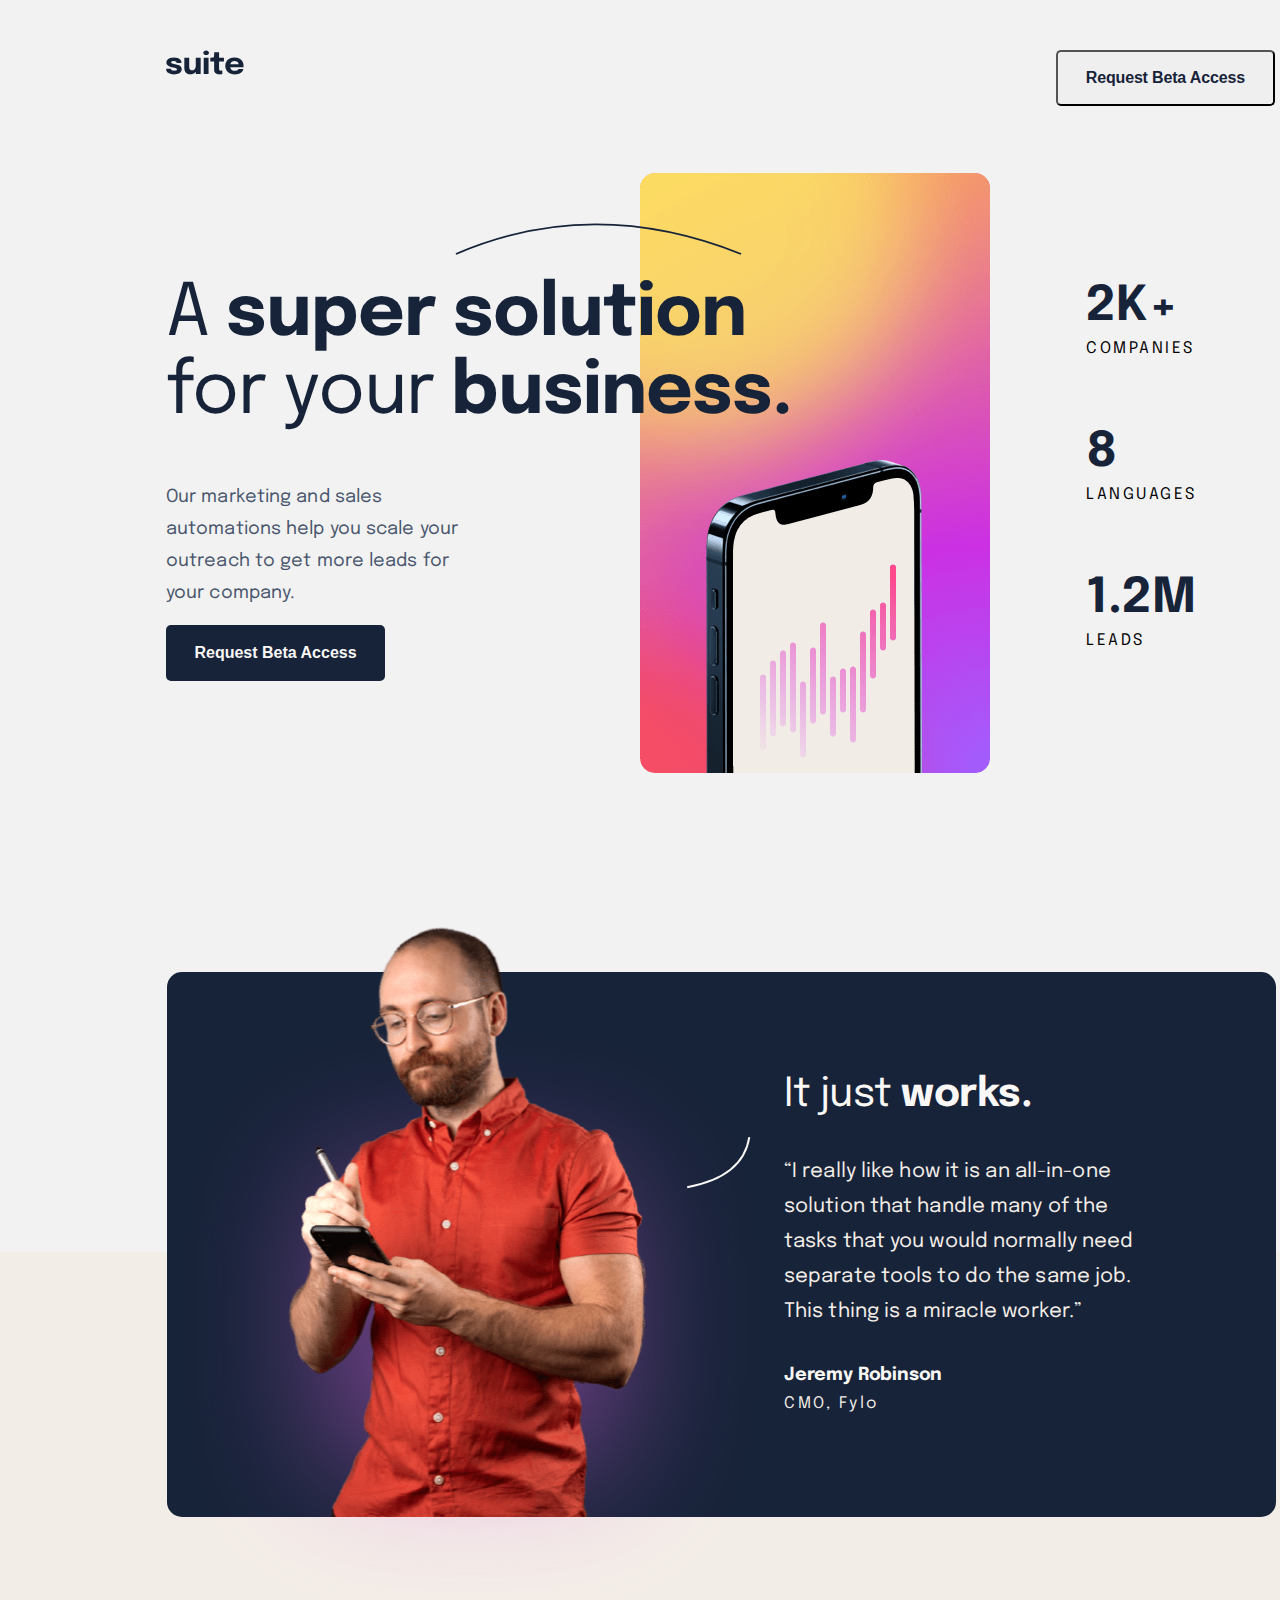
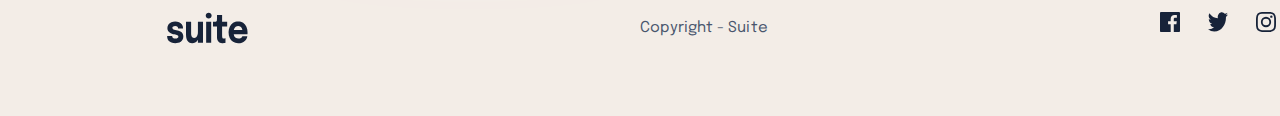
<file: index.html>
<!DOCTYPE html>
<html lang="en">

<head>
  <link rel="icon" type="image/png" sizes="32x32" href="./assets/favicon-32x32.png">
  <link rel="preconnect" href="https://fonts.googleapis.com">
  <link rel="preconnect" href="https://fonts.gstatic.com" crossorigin>
  <link href="https://fonts.googleapis.com/css2?family=Epilogue:wght@400;600;700;800&display=swap" rel="stylesheet">
  <link rel="stylesheet" href="styles.css">

  <meta charset="UTF-8">
  <meta name="viewport" content="width=device-width, initial-scale=1.0">

  <title>Frontend Mentor | Suite landing page</title>
</head>
<body>
<div class="main-container">
  <div class="top">
    <img src="./assets/logo.svg" alt="" class="logo">
    <button class="request">Request Beta Access</button>
  </div>

  <div class="rectangle"></div>

  <div class="mid">
    <div class="mid-text">
      <div class="text">
        <p class="par">A <strong class="bold">super solution</strong> for your <strong >business.</strong></p>
      </div>
      <div class="text-2">
        <p class="par-2">Our marketing and sales automations help you scale your outreach to 
          get more leads for your company.</p>
      </div>
      <div class="but-request"><button class="request-2">Request Beta Access</button></div>
    </div>
    <img src="./assets/pattern-curved-line-1.svg" alt="" class="curve-1">
    <img src="./assets/image-hero-portrait.png" alt="" class="image-desktop">
  </div>

  <div class="right">
    <div class="companies">
      <span class="views">2K+</span>
      <span class="little">COMPANIES</span>
    </div>
    <div class="companies">
      <span class="views">8</span>
      <span class="little">LANGUAGES</span>
    </div>
    <div class="companies">
      <span class="views">1.2M</span>
      <span class="little">LEADS</span>
    </div>
  </div>

  <div class="bottom">
    <img src="./assets/image-jeremy-large.png" alt="" class="human">
    <div class="bottom-background">
      <div class="circle"></div>
      <img src="./assets/pattern-curved-line-2.svg" alt="" class="curve-2">
    </div>

    <div class="comment">
      <div class="bottom-text">
        <span class="text-3">It just <strong class="bold2">works.</strong></span>
      </div>
      <div class="bottom-para">
        <p class="qoute">“I really like how it is an all-in-one solution that handle many of 
          the tasks that you would normally need separate tools to do the same 
          job. This thing is a miracle worker.”</p>
      </div>
      <div class="subscription">
        <span class="name">Jeremy Robinson</span>
        <span class="position">CMO, Fylo</span>
      </div>
    </div>
    </div>

  <footer>
    <img src="./assets/logo.svg" alt="" class="logo-1">
    <p class="foot">Copyright - Suite</p>
    <div class="social-media">
      <img src="./assets/icon-facebook.svg" alt="" class="facebook">
      <img src="./assets/icon-twitter.svg" alt="" class="twiter">
      <img src="./assets/icon-instagram.svg" alt="" class="instagram">
    </div>
  </footer>
</div>
</body>
</html>
</file>
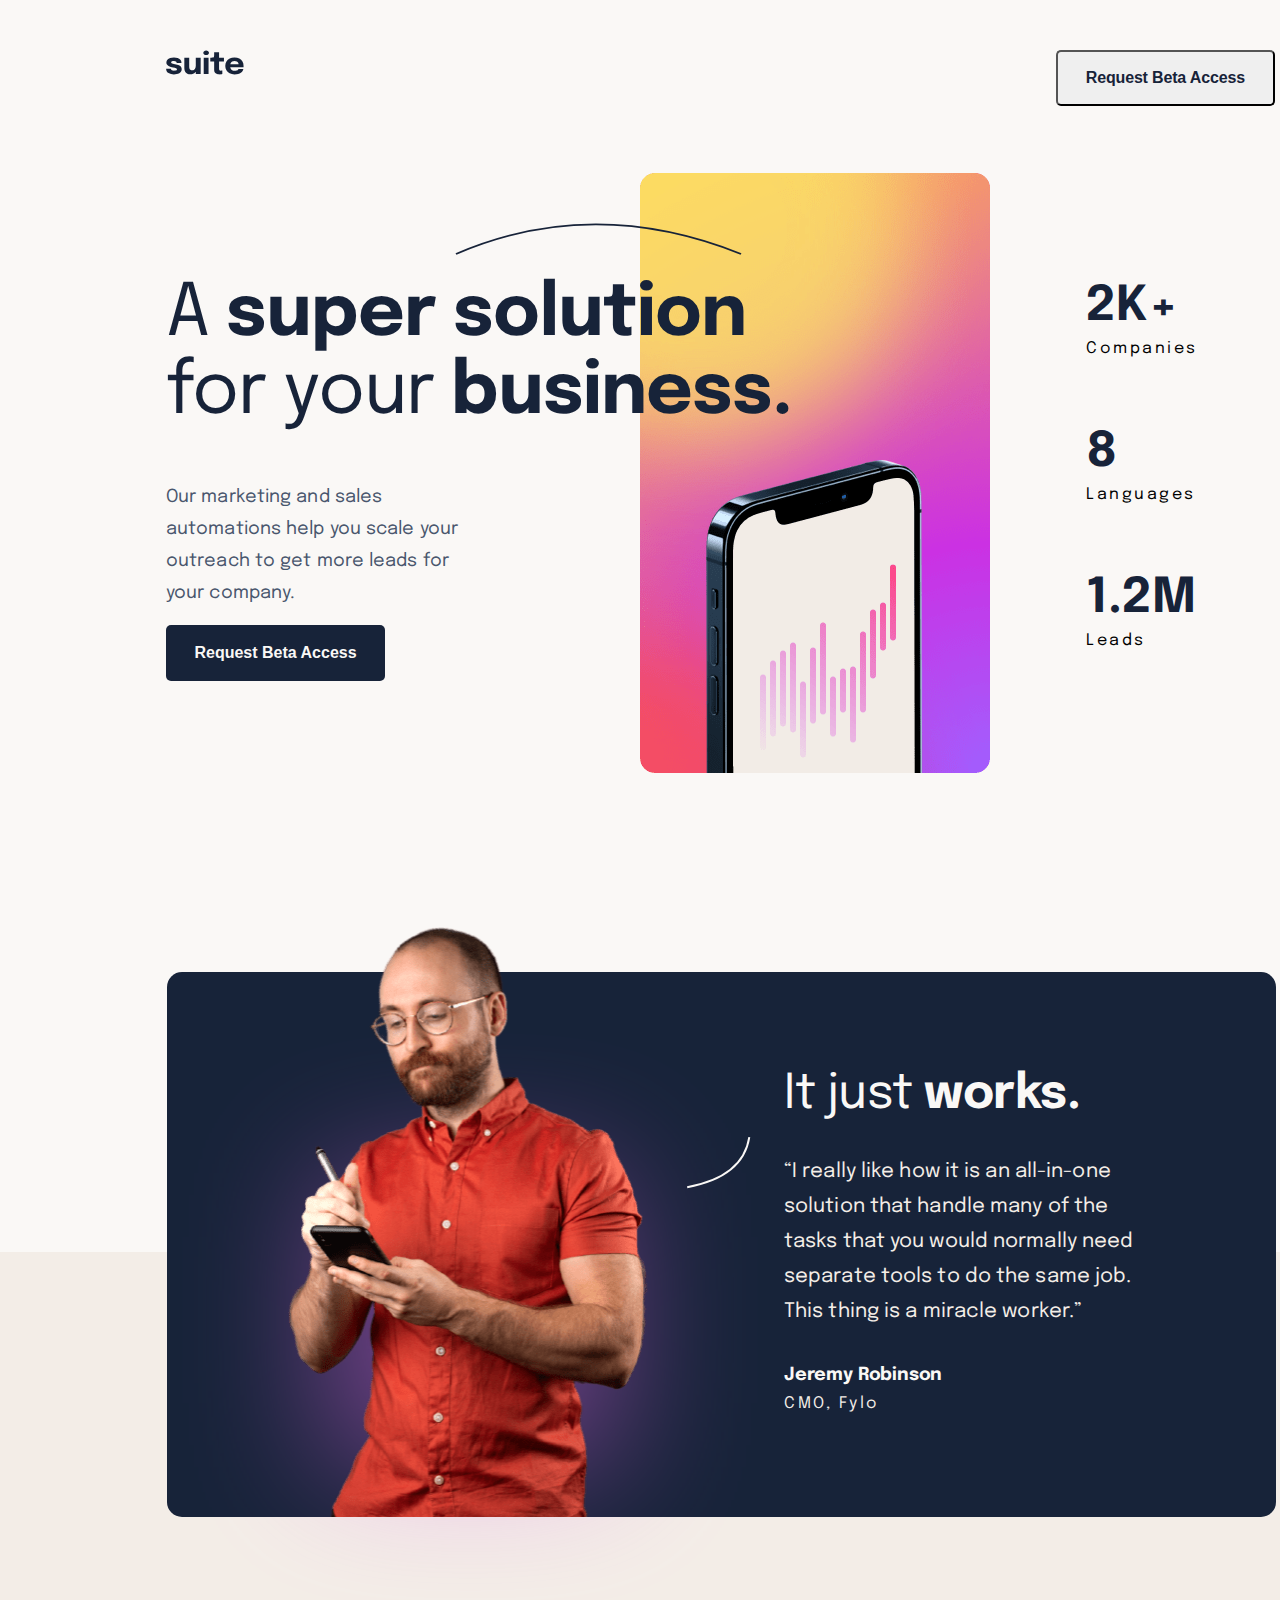
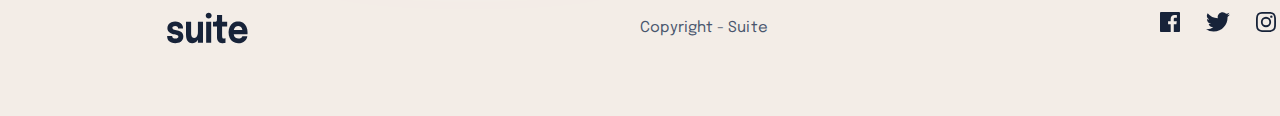
<file: Project 1/index.html>
<!DOCTYPE html>
<html lang="en">
<head>
  <meta charset="UTF-8">
  <meta name="viewport" content="width=device-width, initial-scale=1.0">

  <link rel="icon" type="image/png" sizes="32x32" href="./assets/favicon-32x32.png">
  <link rel="preconnect" href="https://fonts.googleapis.com">
<link rel="preconnect" href="https://fonts.gstatic.com" crossorigin>
<link href="https://fonts.googleapis.com/css2?family=Epilogue:wght@400;600;700;800&display=swap" rel="stylesheet">
<link rel="stylesheet" href="styles.css">

  
  <title>Frontend Mentor | Suite landing page</title>
</head>
<body>
<div class="main-container">
  <div class="top">
    <img src="./assets/logo.svg" alt="" class="logo">
    <button class="request">Request Beta Access</button>
  </div>

<div class="rectangle"></div>

  <div class="mid">
    <div class="mid-text">
      <div class="text">
        <p class="par">A <strong class="bold">super solution</strong> for your <strong >business.</strong></p>
      </div>
      <div class="text-2">
        <p class="par-2">Our marketing and sales automations help you scale your outreach to 
          get more leads for your company.</p>
      </div>
      <div class="but-request"><button class="request-2">Request Beta Access</button></div>
    </div>
    <img src="./assets/pattern-curved-line-1.svg" alt="" class="curve-1">
    <img src="./assets/image-hero-portrait.png" alt="" class="image-desktop">
  </div>

  <div class="right">
    <div class="companies">
      <span class="views">2K+</span>
      <span class="little">Companies</span>
    </div>
    <div class="companies">
      <span class="views">8</span>
      <span class="little">Languages</span>
    </div>
    <div class="companies">
      <span class="views">1.2M</span>
      <span class="little">Leads</span>
    </div>
  </div>

  <div class="bottom">
    <img src="./assets/image-jeremy-large.png" alt="" class="human">
    <div class="bottom-background">
      <div class="circle"></div>
      <img src="./assets/pattern-curved-line-2.svg" alt="" class="curve-2">
    </div>

    <div class="comment">
      <div class="bottom-text">
        <span class="text-3">It just <strong class="bold2">works.</strong></span>
      </div>
      <div class="bottom-para">
        <p class="qoute">“I really like how it is an all-in-one solution that handle many of 
          the tasks that you would normally need separate tools to do the same 
          job. This thing is a miracle worker.”</p>
      </div>
      <div class="subscription">
        <span class="name">Jeremy Robinson</span>
        <span class="position">CMO, Fylo</span>
      </div>
    </div>
  </div>

  <footer>
    <img src="./assets/logo.svg" alt="" class="logo-1">
    <p class="foot">Copyright - Suite</p>
    <div class="social-media">
      <img src="./assets/icon-facebook.svg" alt="" class="facebook">
      <img src="./assets/icon-twitter.svg" alt="" class="twiter">
      <img src="./assets/icon-instagram.svg" alt="" class="instagram">
    </div>
  </footer>
</div>
</body>
</html>
</file>
<file: styles.css>
*{
    box-sizing: border-box;
    padding: 0;
    margin: 0;
}

body{
    width: 1440px;
    height: 1716px;
    font-family: 'Epilogue', sans-serif;
    overflow-x: hidden;
    background-color: #f2f2f2;
}

.main-container{
background-color: #f6f6fa;
position: relative;
}

.top{
    height: 56px;
    width: 1108.85px;
    position: absolute;
    display: flex;
    justify-content: space-between;
    left: 166px;
    top: 50px;
}

.logo{
    width: 78.41px;
    height: 24.8px;
}

.request{
    width: 219px;
    height: 56px;
    left: 1056px;
    top: 50px;
    font-weight: 700;
    font-size: 16px;
    line-height: 32px;
    letter-spacing: -0.16px;
    color: #172339;
    cursor: pointer;
    border-radius: 5px;
}

.rectangle{
    position: absolute;
    width: 1439px;
    height: 464px;
    left: 0px;
    top: 1252px;
    background: #F3EDE7;
}

.mid{
    height: 600px;
    width: 1110px;
    position: absolute;
   
}

.mid-text{
    height: 405px;
    width: 635px;
    position: absolute;
    display: flex;
    flex-direction: column;
    justify-content: space-between;
    left: 166px;
    top: 276px;
}

.text{
    height: 156px;
    width: 635px;
    z-index: 5;
}

.par{
    font-size: 72px;
    font-weight: 400;
    line-height: 78px;
    letter-spacing: -1px;
    text-align: left;
    color: #172339;
}

.bold{
    font-weight: 700;
}

.text-2{
    width: 320px;
    height: 96px;
}

.par-2{
    font-size: 18px;
    font-weight: 400;
    line-height: 32px;
    letter-spacing: 0.1px;
    text-align: left;
    color: #49566D;
}

.request-2{
    width: 219px;
    height: 56px;
    color: #FAF8F6;
    font-weight: 700;
    font-size: 16px;
    line-height: 32px;
    background-color: #172339;
    border-radius: 5px;
    border: none;
    cursor: pointer;
}

.image-desktop{
    height: 600px;
    width: 350px;
    position: absolute;
    left: 640px;
    top: 173px;
}

.curve-1{
    position: absolute;
    width: 287px;
    height: 32px;
    left: 455px;
    top: 222.68px;
    z-index: 3;
}

.right{
    position: absolute;
    width: 190px;
    height: 375px;
    display: flex;
    flex-direction: column;
    justify-content: space-between;
    left: 1086px;
    top: 279px;
    z-index: 3;
}

.companies{
    width: 190px;
    height: 83px;
    display: flex;
    flex-direction: column;
    justify-content: space-between;
}

.companies-1{
    width: 190px;
    height: 83px;
    display: flex;
    flex-direction: column;
    justify-content: space-between;
}

.companies-2{
    width: 190px;
    height: 83px;
    display: flex;
    flex-direction: column;
    justify-content: space-between;
}

.views{
    width: 190px;
    height: 56px;
    font-style: normal;
    font-weight: 700;
    font-size: 48px;
    line-height: 56px;
    color: #172339;
    text-align: left;
}

.little{
    width: 190px;
    height: 26px;
    font-style: normal;
    font-weight: 400;
    font-size: 16px;
    line-height: 26px;
    letter-spacing: 2.5px;
    text-align: left;
}

.views-1{
    width: 190px;
    height: 56px;
    font-style: normal;
    font-weight: 700;
    font-size: 48px;
    line-height: 56px;
    color: #172339;
    text-align: left;
}

.little-1{
    width: 190px;
    height: 26px;
    font-style: normal;
    font-weight: 400;
    font-size: 16px;
    line-height: 26px;
    letter-spacing: 2.5px;
    text-align: left;
}

.views-2{
    width: 190px;
    height: 56px;
    font-style: normal;
    font-weight: 700;
    font-size: 48px;
    line-height: 56px;
    color: #172339;
    text-align: left;
}

.little-2{
    width: 190px;
    height: 26px;
    font-style: normal;
    font-weight: 400;
    font-size: 16px;
    line-height: 26px;
    letter-spacing: 2.5px;
    text-align: left;
}

.bottom{
    position: absolute;
    width: 1109px;
    height: 589.56px;
    left: 167px;
    top: 927.44px;
    z-index: 5;
}

.human{
    position: absolute;
    width: 359.81px;
    height: 589.56px;
    left: 121.49px;
    z-index: 3;  
}

.bottom-background{
    width: 1109px;
    height: 545px;
    margin-top: 44.56px;
    background: #172339;
    border-radius: 15px;
}

.circle{
    position: absolute;
    width: 294px;
    height: 294px;
    margin-top: 200.56px;
    margin-left: 155.51px;
    background: #DB65E2;
    mix-blend-mode: normal;
    opacity: 0.48;
    filter: blur(67.957px);
}

.curve-2{
    position: absolute;
    width: 64.05px;
    height: 52px;
    left: 520.25px;
    margin-top: 165px;
}

.comment{
    position: absolute;
    width: 350px;
    height: 350px;
    display: flex;
    flex-direction: column;
    justify-content: space-between;
    left: 617px;
    top: 140px;
    color: #FAF8F6;
}

.bottom-text{
    height: 56px;
    width: 299px;
}

.text-3{
    font-size: 40px;
    font-weight: 400;
    line-height: 56px;
    letter-spacing: -0.5px;
    text-align: left;
}

.bold2{
    font-weight: 700;
}

.bottom-para{
    height: 175px;
    width: 350px;
}

.qoute{
font-size: 20px;
font-weight: 400;
line-height: 35px;
letter-spacing: 0.1px;
text-align: left;
color: #F3EDE7;
}

.subscription{
    display: flex;
    flex-direction: column;
}

.name{
    font-size: 18px;
    font-weight: 700;
    line-height: 32px;
    letter-spacing: -0.18px;
    text-align: left;
    color: #FAF8F6;
}

.position{
    font-size: 16px;
    font-weight: 400;
    line-height: 26px;
    letter-spacing: 2.5px;
    text-align: left;
    color: #F3EDE7;
}

footer{
    position: absolute;
    width: 1109px;
    height: 32px;
    display: flex;
    flex-direction: row;
    justify-content: space-between;
    left: 167px;
    top: 1612px;
}

.social-media{
    width: 116px;
    height: 20px;
    display: flex;
    justify-content: space-between;
    cursor: pointer;
}

.foot{
    font-size: 15px;
    font-weight: 400;
    line-height: 32px;
    letter-spacing: 0.08px;
    text-align: center;
    color: #49566D;
}

.logo-1{
    height: 32px;
    width: 81px;
}

.request:hover{
    background-color: #172339;
    color: #FAF8F6;;
}

.request-2:hover{
    background-image: linear-gradient(to bottom right, #A060FF, #CB30E3,#FFA84E);
}

.instagram:hover{
    filter: opacity(50%);
}

.facebook:hover{
    filter: opacity(50%);
}

.twiter:hover{
    filter: opacity(50%);
}

@media screen and (max-width:768px) and (min-width:765px){
    .top{
        width: 689px;
        height: 56px;
        left: 39px;
    }

    body{
        height: 1962px;
        width: 768px;
        overflow-x: hidden;
    }

    .main-container{
        background-color: #FAF8F6;
        position: relative;
        }

    .mid{
        width: 689px;
        height: 482px;
        left: -125px;
        top: 20px;
    }

    .image-desktop{
        width: 281px;
        height: 482px;
        left: 575px;
    }

    .text{
        height: 129px;
        width: 523px;
    }

    .par{
        font-size: 56px;
        font-weight: 400;
        line-height: 64px;
        letter-spacing: -0.78 px;
        text-align: left;
    }
    .bold{
        font-weight: 700;
    }

    .curve-1{
        position: absolute;
        width: 231px;
        height: 29px;
        left: 385px;
    }

    .right{
        width: 689px;
        height: 83px;
        display: flex;
        flex-direction: row;
        justify-content: space-between;
        left: 19px;
        top: 746px;
    }

    .views{
        text-align: center;
    }

    .little{
        text-align: center;
    }

    .bottom{
        width: 689px;
        height: 856px;
        left: 39px;
        top: 1100px;
    }

    .bottom-background{
        width: 689px;
        height: 684px;
        left: 39px;
        margin-top: 10px;
        background-color: #172339;
    }

    .human{
        content: url('./assets/image-jeremy-small@2x.webp');
        width: 252px;
        height: 402px;
        top: -181px;
        left: 228px;
    }

    .circle{
        width: 197px;
        height: 197px;
        margin-top: 0px;
        margin-left: 249px;
    }

    .curve-2{
        width: 49.29px;
        height: 40px;
        left: 320px;
        margin-top: 255px;
    }

    .comment{
        width: 573px;
        height: 282px;
        left: 58px;
        top: 350px;
    }

    .bottom-text{
        height: 48px;
        width: 400px;
        margin-left: 150px;
    }

    .text-3{

        line-height: 48px;
        letter-spacing: -0.41px;
        text-align: center;
    }

    .bottom-para{
        height: 96px;
        width: 573px;
    }

    .qoute{
        font-weight: 400;
        font-size: 18px;
        line-height: 32px;
        letter-spacing: 0.1px;
        text-align: center;
    }

    .rectangle{
        width: 768px;
        height: 640px;
        left: 0px;
        top: 1322px;
        border-radius: 0px;
        background: #F3EDE7;
    }

    .subscription{
        align-items: center;
    }

    footer{
        width: 689px;
        height: 32px;
        left: 39px;
        top: 1850px;
    }
}

@media screen and (max-width:375px){
    .top{
        width: 343px;
        height: 48px;
        left: 16px;
        top: 24;
        justify-content: space-between;
    }

    body{
        height: 2389px;
        width: 373px;
        overflow-x: hidden;
    }

    .main-container{
        background-color: #FAF8F6;
        position: relative;
    }

    .logo{
        width: 81px;
        height: 32px;
    }

    .request{
        height: 48px;
        width: 182px;
        left: 161px;
        top: 0px;
        font-weight: 700;
        font-size: 14px;
        line-height: 24px;
        letter-spacing: -0.14px;
    }

    .mid{
        height: 323.2132568359375px;
        width: 343px;
        left: 15.5px;
        top: 100px;
        border-radius: 0px;
    }

    .mid-text{
        height: 89px;
        width: 343px;
        left: 0px;
        top: 75px;
        border-radius: nullpx;

    }

    .text{
        width: 343px;
        height: 89px;
        left: -30;
    }

    .par{
        font-weight: 400;
        font-size: 38px;
        line-height: 44px;
        letter-spacing: -0.527778px;
        color: #172339;
        text-align: center;
        left: 16;
    }
    
    .bold{
        font-weight: 700;
    }

    .curve-1{
        position: absolute;
        width: 151.47px;
        height: 16.89px;
        left: 173px;
        top: 55px;
    }

    .text-2{
        height: 84px;
        width: 343px;
        left: 16px;
        top: 276.3243408203125px;
        border-radius: nullpx;
    }

    .par-2{
        font-weight: 400;
        font-size: 16px;
        line-height: 28px;
        letter-spacing: 0.0888889px;
        text-align: left;
        color: #49566D;
        margin-top: 30px;
    }

    .request-2{
        height: 61px;
        width: 256px;
        left: 15.5px;
        margin-top: 50px;
        border-radius: 0px;
        font-size: 18px;
        line-height: 32px;
        border-radius: 5px;
    }

    .image-desktop{
        content: url('./assets/image-hero-landscape@2x.webp');
        height: 240px;
        width: 343px;
        left: 5px;
        top: 430px;
        border-radius: [object Object]px;

    }

    .right{
        height: 313px;
        width: 344px;
        left: 15px;
        top: 805px;
        border-radius: nullpx;
        display: flex;
        flex-direction: column;
        align-items: center;
    }

    .views{
        text-align: center;
    }

    .little{
        text-align: center;
    }

    .bottom{
        width: 373px;
        height: 929px;
        left: 0px;
        top: 1355px;
    }

    .bottom-background{
        width: 373px;
        height: 748px;
        margin-top: 10px;
        background-color: #172339;
        border-radius: 15px;
        top: 1355px;
    }

    .human{
        content: url('./assets/image-jeremy-small@2x.webp');
        width: 252px;
        height: 402px;
        left: 71px;
        top: -169px;
    }

    .circle{
        width: 100px;
        height: 100px;
        margin-top: 0px;
        margin-left: 200px;
    }

    .curve-2{
        width: 49.27px;
        height: 40px;
        left: 163px;
        margin-top: 255px;
    }

    .comment{
        width: 373px;
        height: 282px;
        left: 0px;
        top: 350px;
        text-align: center;
    }

    .bottom-text{
        height: 48px;
        width: 373px;
        margin-left: -15px;
    }

    .text-3{
        position: relative;
        line-height: 40px;
        letter-spacing: -0.41px;
        text-align: center;
        left: 15px;
    }

    .bottom-para{
        height: 160px;
        width: 343px;
        margin-left: -50px;
    }

    .qoute{
        position: relative;
        font-weight: 400;
        font-size: 18px;
        line-height: 32px;
        letter-spacing: 0.1px;
        text-align: center;
        left: 65px;
    }

    .subscription{
        position: relative;
        height: 58px;
        width: 240px;
        align-items: center;
        left: 60px;
    }

    .rectangle{
        height: 420px;
        width: 373px;
        left: 0px;
        top: 1969px;
        border-radius: 0px;
        background: #F3EDE7;
    }

    footer{
        width: 125px;
        height: 150px;
        left: 124.5px;
        top: 2150px;
        display: flex;
        flex-direction: column;
        align-items: center;
    }
}
</file>
<file: Project 1/styles.css>
*{
    box-sizing: border-box;
    padding: 0;
    margin: 0;
}

body{
    background-color: #f2f2f2;
    font-family: 'Epilogue', sans-serif;
}

.main-container{
height: 1716px;
width: 1440px;
background-color: #FAF8F6;
position: relative;
}

.top{
    height: 56px;
    width: 1108.85px;
    position: absolute;
    display: flex;
    justify-content: space-between;
    left: 166px;
    top: 50px;
}


.logo{
    width: 78.41px;
    height: 24.8px;
}

.request{
    width: 219px;
    height: 56px;
    left: 1056px;
    top: 50px;
    font-weight: 700;
    font-size: 16px;
    line-height: 32px;
    letter-spacing: -0.16px;
    color: #172339;
    cursor: pointer;
    border-radius: 5px;
}

.rectangle{
    position: absolute;
    width: 1440px;
    height: 464px;
    left: 0px;
    top: 1252px;
    background: #F3EDE7;
}

.mid{
    height: 600px;
    width: 1110px;
    position: absolute;
   
}

.mid-text{
    height: 405px;
    width: 635px;
    position: absolute;
    display: flex;
    flex-direction: column;
    justify-content: space-between;
    left: 166px;
    top: 276px;
}

.text{
    height: 156px;
    width: 635px;
    z-index: 5;
}

.par{
    font-size: 72px;
    font-weight: 400;
    line-height: 78px;
    letter-spacing: -1px;
    text-align: left;
    color: #172339;
}

.bold{
    font-weight: 700;
}

.text-2{
    width: 320px;
    height: 96px;
}

.par-2{
    font-size: 18px;
    font-weight: 400;
    line-height: 32px;
    letter-spacing: 0.1px;
    text-align: left;
    color: #49566D;
}

.request-2{
    width: 219px;
    height: 56px;
    color: #FAF8F6;
    font-weight: 700;
    font-size: 16px;
    line-height: 32px;
    background-color: #172339;
    border-radius: 5px;
    border: none;
    cursor: pointer;
}

.image-desktop{
    height: 600px;
    width: 350px;
    position: absolute;
    left: 640px;
    top: 173px;
}

.curve-1{
    position: absolute;
    width: 287px;
    height: 32px;
    left: 455px;
    top: 222.68px;
    z-index: 3;
}

.right{
    position: absolute;
    width: 190px;
    height: 375px;
    display: flex;
    flex-direction: column;
    justify-content: space-between;
    left: 1086px;
    top: 279px;
    z-index: 3;
}

.companies{
    width: 190px;
    height: 83px;
    display: flex;
    flex-direction: column;
    justify-content: space-between;
}

.companies-1{
    width: 190px;
    height: 83px;
    display: flex;
    flex-direction: column;
    justify-content: space-between;
}

.companies-2{
    width: 190px;
    height: 83px;
    display: flex;
    flex-direction: column;
    justify-content: space-between;
}

.views{
    width: 190px;
    height: 56px;
    font-style: normal;
    font-weight: 700;
    font-size: 48px;
    line-height: 56px;
    color: #172339;
    text-align: left;
}

.little{
    width: 190px;
    height: 26px;
    font-style: normal;
    font-weight: 400;
    font-size: 16px;
    line-height: 26px;
    letter-spacing: 2.5px;
    text-align: left;
}

.views-1{
    width: 190px;
    height: 56px;
    font-style: normal;
    font-weight: 700;
    font-size: 48px;
    line-height: 56px;
    color: #172339;
    text-align: left;
}

.little-1{
    width: 190px;
    height: 26px;
    font-style: normal;
    font-weight: 400;
    font-size: 16px;
    line-height: 26px;
    letter-spacing: 2.5px;
    text-align: left;
}

.views-2{
    width: 190px;
    height: 56px;
    font-style: normal;
    font-weight: 700;
    font-size: 48px;
    line-height: 56px;
    color: #172339;
    text-align: left;
}

.little-2{
    width: 190px;
    height: 26px;
    font-style: normal;
    font-weight: 400;
    font-size: 16px;
    line-height: 26px;
    letter-spacing: 2.5px;
    text-align: left;
}

.bottom{
    position: absolute;
    width: 1109px;
    height: 589.56px;
    left: 167px;
    top: 927.44px;
    z-index: 5;
}

.human{
    position: absolute;
    width: 359.81px;
    height: 589.56px;
    left: 121.49px;
    z-index: 3;  
}

.bottom-background{
    width: 1109px;
    height: 545px;
    margin-top: 44.56px;
    background: #172339;
    border-radius: 15px;
}

.circle{
    position: absolute;
    width: 294px;
    height: 294px;
    margin-top: 200.56px;
    margin-left: 155.51px;
    background: #DB65E2;
    mix-blend-mode: normal;
    opacity: 0.48;
    filter: blur(67.957px);
}

.curve-2{
    position: absolute;
    width: 64.05px;
    height: 52px;
    left: 520.25px;
    margin-top: 165px;
}

.comment{
    position: absolute;
    width: 350px;
    height: 350px;
    display: flex;
    flex-direction: column;
    justify-content: space-between;
    left: 617px;
    top: 140px;
    color: #FAF8F6;
}

.bottom-text{
    height: 56px;
    width: 299px;
}

.text-3{
    font-size: 48px;
    font-weight: 400;
    line-height: 56px;
    letter-spacing: -0.5px;
    text-align: left;
}

.bold2{
    font-weight: 700;
}

.bottom-para{
    height: 175px;
    width: 350px;
}

.qoute{
font-size: 20px;
font-weight: 400;
line-height: 35px;
letter-spacing: 0.1px;
text-align: left;
color: #F3EDE7;
}

.subscription{
    display: flex;
    flex-direction: column;
}

.name{
    font-size: 18px;
    font-weight: 700;
    line-height: 32px;
    letter-spacing: -0.18px;
    text-align: left;
    color: #FAF8F6;
}

.position{
    font-size: 16px;
    font-weight: 400;
    line-height: 26px;
    letter-spacing: 2.5px;
    text-align: left;
    color: #F3EDE7;
}

footer{
    position: absolute;
    width: 1109px;
    height: 32px;
    display: flex;
    flex-direction: row;
    justify-content: space-between;
    left: 167px;
    top: 1612px;
}

.social-media{
    width: 116px;
    height: 20px;
    display: flex;
    justify-content: space-between;
    cursor: pointer;
}

.foot{
    font-size: 15px;
    font-weight: 400;
    line-height: 32px;
    letter-spacing: 0.08px;
    text-align: center;
    color: #49566D;
}

.logo-1{
    height: 32px;
    width: 81px;
}

.request:hover{
    background-color: #172339;
    color: #FAF8F6;;
}

.request-2:hover{
    background-image: linear-gradient(to bottom right, #A060FF, #CB30E3,#FFA84E);
}

.facebook:hover,
.twiter:hover,
.instagram:hover{
    filter: opacity(50%);
}

@media screen and (max-width:768px) and (min-width:765px){
    .top{
        width: 689px;
        height: 56px;
        left: 39px;
    }

    .mid{
        width: 689px;
        height: 482px;
        left: -125px;
        top: 20px;
    }

    .image-desktop{
        width: 281px;
        height: 482px;
        left: 575px;
    }

    .text{
        height: 129px;
        width: 523px;
    }

    .par{
        font-size: 56px;
        font-weight: 400;
        line-height: 64px;
        letter-spacing: -0.78 px;
        text-align: left;
    }
    .bold{
        font-weight: 700;
    }

    .curve-1{
        position: absolute;
        width: 231px;
        height: 29px;
        left: 385px;
    }

    .right{
        width: 689px;
        height: 83px;
        display: flex;
        flex-direction: row;
        justify-content: space-between;
        left: 19px;
        top: 746px;
    }

    .views{
        text-align: center;
    }

    .little{
        text-align: center;
    }

    .bottom{
        width: 689px;
        height: 856px;
        left: 39px;
        top: 1100px;
    }

    .bottom-background{
        width: 689px;
        height: 684px;
        left: 39px;
        margin-top: 10px;
        background-color: #172339;
    }

    .human{
        content: url('./assets/image-jeremy-small@2x.webp');
        width: 252px;
        height: 402px;
        top: -181px;
        left: 228px;
    }

    .circle{
        width: 197px;
        height: 197px;
        margin-top: 0px;
        margin-left: 249px;
    }

    .curve-2{
        width: 49.29px;
        height: 40px;
        left: 320px;
        margin-top: 255px;
    }

    .comment{
        width: 573px;
        height: 282px;
        left: 58px;
        top: 350px;
    }

    .bottom-text{
        height: 48px;
        width: 573px;
        margin-left: 150px;
    }

    .text-3{

        line-height: 48px;
        letter-spacing: -0.41px;
        text-align: center;
    }

    .bottom-para{
        height: 96px;
        width: 573px;
    }

    .qoute{
        font-weight: 400;
        font-size: 18px;
        line-height: 32px;
        letter-spacing: 0.1px;
        text-align: center;
        }

    .subscription{
        align-items: center;
    }

    footer{
        width: 689px;
        height: 32px;
        left: 39px;
        top: 1850px;
    }
}

@media screen and (max-width:375px) and (min-width:373px){
    .top{
        width: 343px;
        height: 48px;
        left: 16px;
        top: 24;
    }

    .logo{
        width: 81px;
        height: 32px;
    }

    .request{
        height: 48px;
        width: 182px;
        left: 161px;
        top: 0px;
        font-weight: 700;
        font-size: 14px;
        line-height: 24px;
        letter-spacing: -0.14px;
    }

    .mid{
        height: 323.2132568359375px;
        width: 343.5px;
        left: 15.5px;
        top: 100px;
        border-radius: 0px;
    }

    .mid-text{
        height: 89px;
        width: 343px;
        left: 0px;
        top: 75px;
        border-radius: nullpx;

    }

    .text{
        width: 343px;
        height: 89px;
        left: -30;
    }

    .par{
        font-weight: 400;
        font-size: 38px;
        line-height: 44px;
        letter-spacing: -0.527778px;
        color: #172339;
        text-align: center;
        left: 16;
    }
    
    .bold{
        font-weight: 700;
    }

    .curve-1{
        position: absolute;
        width: 151.47px;
        height: 16.89px;
        left: 173px;
        top: 55px;
    }

    .text-2{
        height: 84px;
        width: 343px;
        left: 16px;
        top: 276.3243408203125px;
        border-radius: nullpx;
    }

    .par-2{
        font-weight: 400;
        font-size: 16px;
        line-height: 28px;
        letter-spacing: 0.0888889px;
        text-align: left;
        color: #49566D;
        margin-top: 30px;
    }

    .request-2{
        height: 61px;
        width: 256px;
        left: 15.5px;
        margin-top: 50px;
        border-radius: 0px;
        font-size: 18px;
        line-height: 32px;
        border-radius: 5px;
    }

    .image-desktop{
        content: url('./assets/image-hero-landscape@2x.webp');
        height: 240px;
        width: 343px;
        left: 5px;
        top: 430px;
        border-radius: [object Object]px;

    }

    .right{
        height: 313px;
        width: 344px;
        left: 15px;
        top: 805px;
        border-radius: nullpx;
        display: flex;
        flex-direction: column;
        align-items: center;
    }

    .views{
        text-align: center;
    }

    .little{
        text-align: center;
    }

    .bottom{
        width: 573px;
        height: 929px;
        left: 0px;
        top: 1355px;
    }

    .bottom-background{
        width: 375px;
        height: 748px;
        margin-top: 10px;
        background-color: #172339;
        border-radius: 15px;
        top: 1355px;
    }

    .human{
        content: url('./assets/image-jeremy-small@2x.webp');
        width: 252px;
        height: 402px;
        left: 71px;
        top: -169px;
    }

    .circle{
        width: 100px;
        height: 100px;
        margin-top: 0px;
        margin-left: 200px;
    }

    .curve-2{
        width: 49.27px;
        height: 40px;
        left: 163px;
        margin-top: 255px;
    }

    .comment{
        width: 573px;
        height: 282px;
        left: 58px;
        top: 350px;
    }

    .bottom-text{
        height: 48px;
        width: 573px;
        margin-left: -15px;
    }

    .text-3{

        line-height: 48px;
        letter-spacing: -0.41px;
        text-align: center;
    }

    .bottom-para{
        height: 160px;
        width: 343px;
        margin-left: -50px;
    }

    .qoute{
        font-weight: 400;
        font-size: 18px;
        line-height: 32px;
        letter-spacing: 0.1px;
        text-align: center;
        }

    .subscription{
        height: 58px;
        width: 240px;
        align-items: center;
    }

    .rectangle{
        height: 420px;
        width: 377px;
        left: 0px;
        top: 1969px;
        border-radius: 0px;
        background: #F3EDE7;
    }

    footer{
        width: 125px;
        height: 150px;
        left: 124.5px;
        top: 2150px;
        display: flex;
        flex-direction: column;
        align-items: center;
    }
}
</file>
